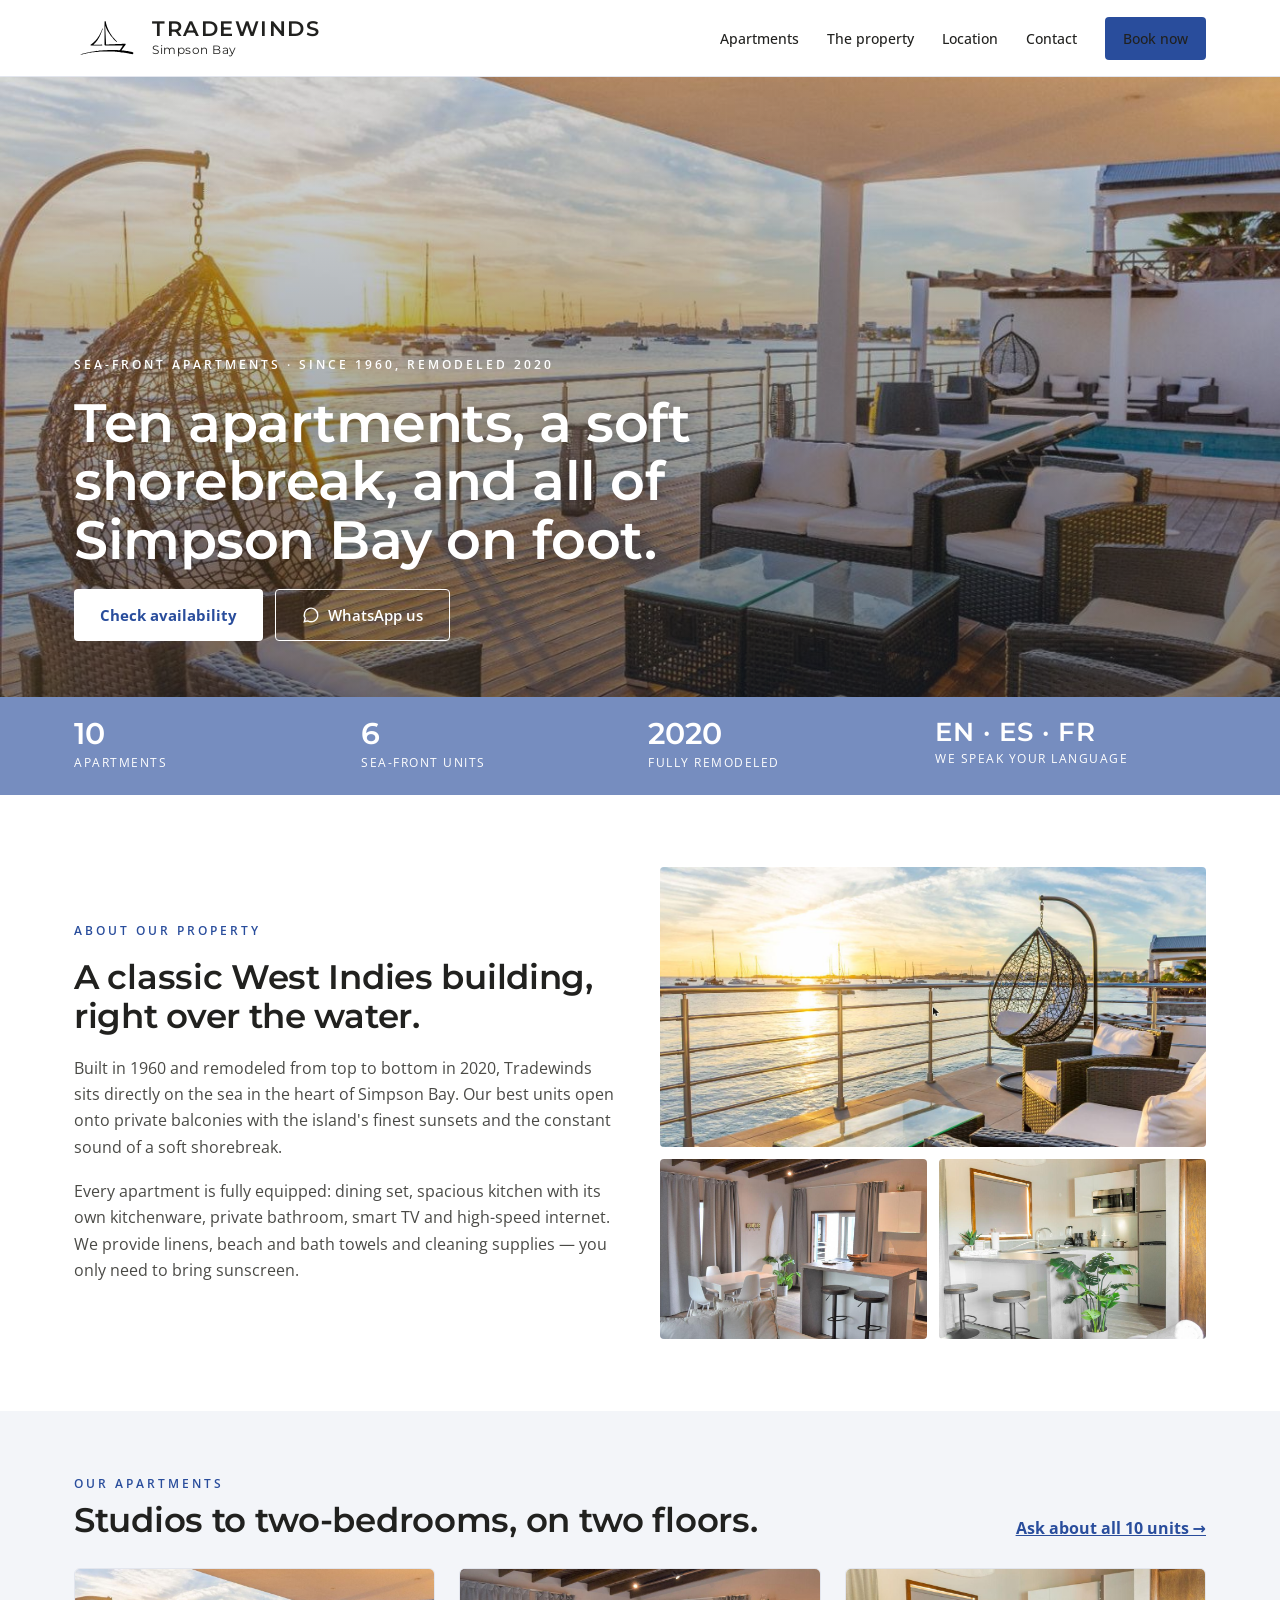
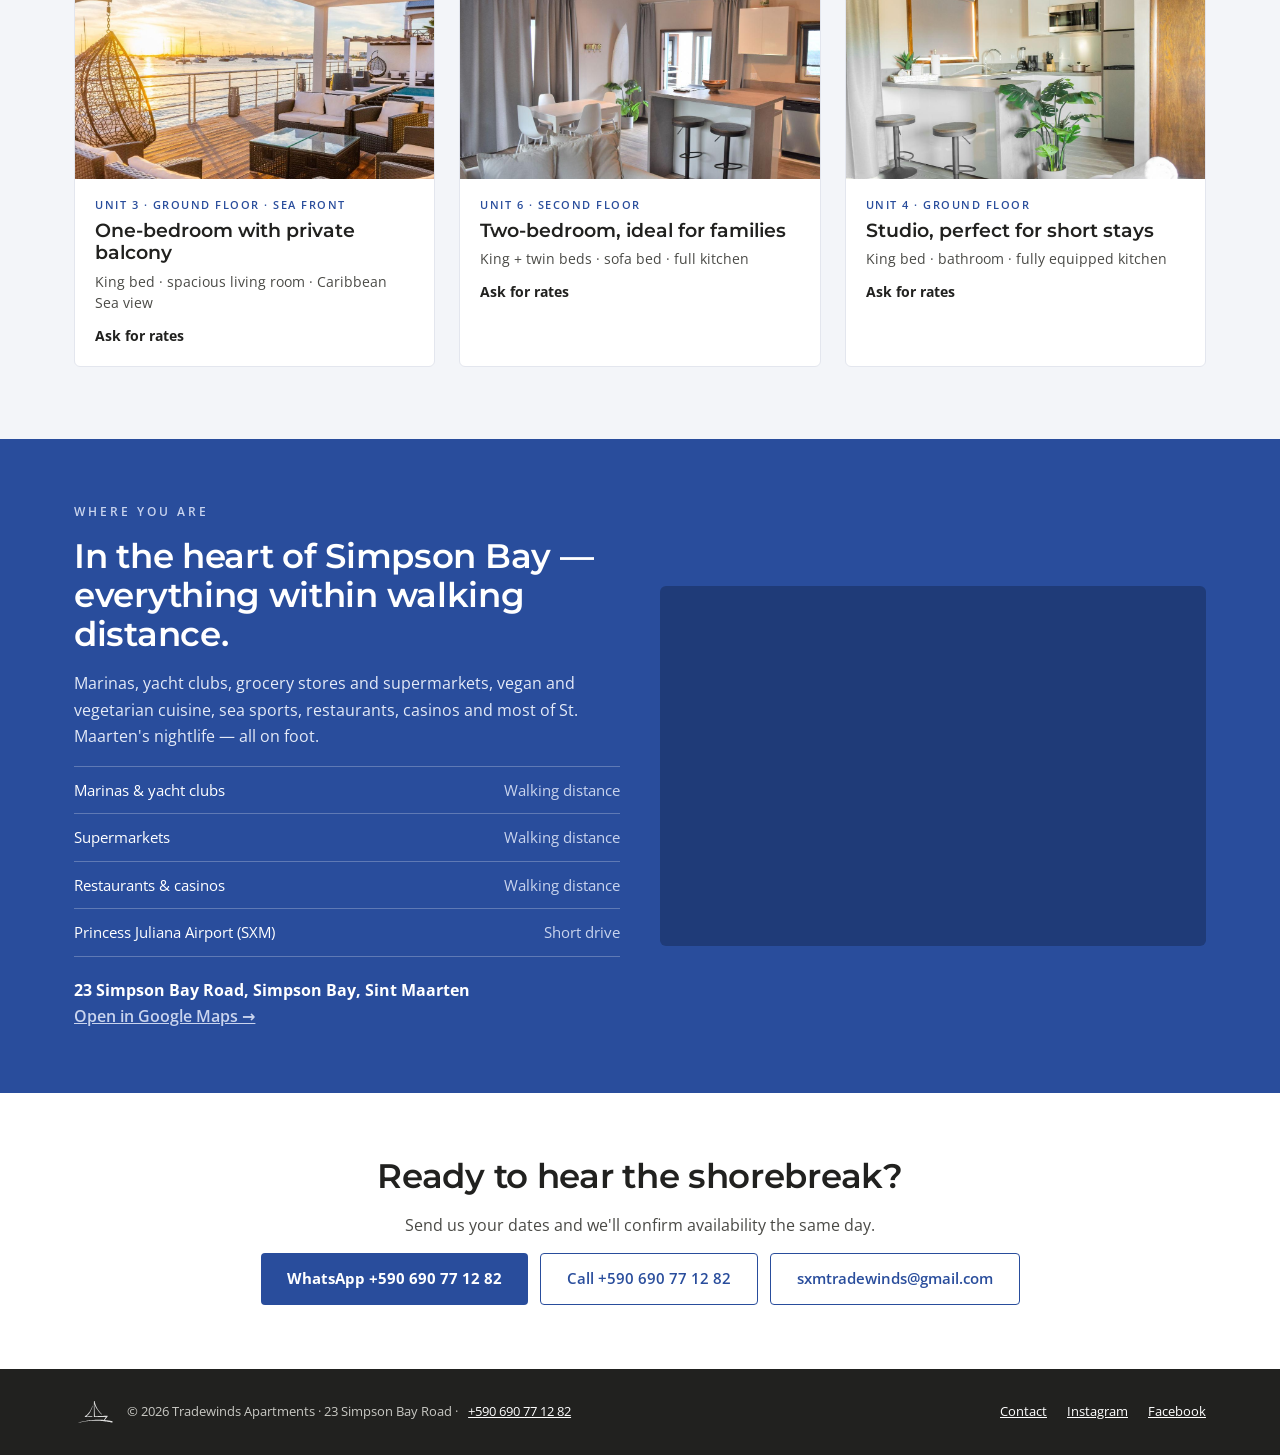
<file: tradewinds/index.html>
<!doctype html>
<html lang="en">
<head>
<meta charset="utf-8">
<meta name="viewport" content="width=device-width, initial-scale=1">
<title>Tradewinds Apartments · Simpson Bay, St. Maarten</title>
<meta name="description" content="Ten sea-front apartments in the heart of Simpson Bay, St. Maarten. Fully equipped, remodeled in 2020, walking distance to marinas, restaurants and nightlife.">
<meta property="og:title" content="Tradewinds Apartments · Simpson Bay">
<meta property="og:description" content="Sea-front apartments in the heart of Simpson Bay, St. Maarten.">
<meta property="og:image" content="/img/hero-deck-sunset.jpg">
<link rel="preconnect" href="https://fonts.googleapis.com">
<link rel="preconnect" href="https://fonts.gstatic.com" crossorigin>
<link rel="stylesheet" href="https://fonts.googleapis.com/css2?family=Montserrat:wght@400;500;600;700&family=Open+Sans:wght@400;500;600;700&display=swap">
<style>
:root{--blue:#294D9C;--blue-dark:#1F3B78;--band:#768DBF;--ink:#21211F;--muted:#4A4A46;--line:#E3E6EE;--tint:#F3F5F9;--white:#FFFFFF}
*{box-sizing:border-box}
html{scroll-behavior:smooth}
body{margin:0;background:var(--white);color:var(--ink);font-family:'Open Sans',system-ui,sans-serif;line-height:1.5}
a{color:var(--blue)}a:hover{color:var(--blue-dark)}
img{display:block;max-width:100%}
.serif{font-family:'Montserrat',sans-serif;font-weight:500}
.wrap{max-width:1180px;margin:0 auto;padding-left:24px;padding-right:24px}
.eyebrow{font-size:12px;font-weight:600;letter-spacing:3px;text-transform:uppercase;color:var(--blue)}
h2{margin:0;font-family:'Montserrat',sans-serif;font-weight:600;font-size:34px;line-height:1.15;letter-spacing:-.3px}
.btn{display:inline-flex;align-items:center;justify-content:center;gap:8px;height:52px;padding:0 26px;border-radius:4px;font-size:15px;font-weight:700;text-decoration:none}
.btn-primary{background:var(--blue);color:#fff}.btn-primary:hover{background:var(--blue-dark);color:#fff}
.btn-outline{border:1.5px solid var(--blue);color:var(--blue);font-weight:600}
.btn-white{background:#fff;color:var(--blue)}
.btn-ghost{border:1.5px solid #fff;color:#fff;font-weight:600}.btn-ghost:hover{color:#fff;background:rgba(255,255,255,.12)}
.cta{display:flex;gap:12px;flex-wrap:wrap}

header{background:#fff;border-bottom:1px solid var(--line);position:sticky;top:0;z-index:10}
.bar{display:flex;align-items:center;justify-content:space-between;height:76px}
.brand{display:flex;align-items:center;gap:12px;text-decoration:none;color:var(--ink)}
.brand img{height:46px;width:auto;color:var(--blue)}
.brand span{display:flex;flex-direction:column}
.brand b{font-family:'Montserrat',sans-serif;font-size:21px;font-weight:600;letter-spacing:1.5px;line-height:1}
.brand small{font-family:'Montserrat',sans-serif;font-size:12px;font-weight:400;letter-spacing:.5px;color:var(--ink);margin-top:2px}
nav.main{display:flex;gap:28px;align-items:center}
nav.main>a{font-size:14px;font-weight:500;text-decoration:none;color:var(--ink)}
.lang{display:flex;gap:4px;margin-left:8px}
.lang a{font-size:12px;font-weight:600;padding:6px 9px;border-radius:999px;text-decoration:none;color:var(--blue)}
.lang a[aria-current]{background:var(--blue);color:#fff}
.nav-btn{font-size:14px;font-weight:600;padding:11px 18px;border-radius:4px;background:var(--blue);color:#fff;text-decoration:none}
.burger{display:none;width:44px;height:44px;border:0;background:transparent;align-items:center;justify-content:center;cursor:pointer}
.drawer{display:none;flex-direction:column;gap:4px;padding:8px 24px 20px;border-top:1px solid var(--line)}
.drawer a{padding:12px 0;font-size:17px;text-decoration:none;color:var(--ink);border-bottom:1px solid var(--line)}
.drawer.open{display:flex}

.hero{position:relative;background:url(img/hero-deck-sunset.jpg) center 60%/cover no-repeat;color:#fff}
.hero::before{content:"";position:absolute;inset:0;background:linear-gradient(180deg,rgba(18,33,46,.15),rgba(18,33,46,.55))}
.hero .wrap{position:relative;min-height:620px;display:flex;flex-direction:column;justify-content:flex-end;gap:20px;padding-top:56px;padding-bottom:56px}
.hero .eyebrow{color:#fff}
.hero h1{margin:0;max-width:820px;font-family:'Montserrat',sans-serif;font-weight:600;font-size:54px;line-height:1.08;letter-spacing:-.5px;text-shadow:0 2px 18px rgba(0,0,0,.35)}

.stats{background:var(--band);color:#fff}
.stats .wrap{display:grid;grid-template-columns:repeat(4,minmax(0,1fr));gap:16px;padding-top:22px;padding-bottom:22px}
.stats b{display:block;font-family:'Montserrat',sans-serif;font-size:30px;font-weight:600;line-height:1}
.stats span{font-size:12px;text-transform:uppercase;letter-spacing:1.5px}

.cols2{display:grid;grid-template-columns:repeat(2,minmax(0,1fr));gap:40px;align-items:center}
.property .wrap{padding-top:72px;padding-bottom:72px}
.property .text{display:flex;flex-direction:column;gap:18px}
.property p{margin:0;font-size:16px;line-height:1.65;color:var(--muted)}
.mosaic{display:grid;grid-template-columns:repeat(2,minmax(0,1fr));gap:12px}
.mosaic img{width:100%;height:180px;object-fit:cover;border-radius:4px}
.mosaic img.wide{grid-column:span 2;height:280px}

.apts{background:var(--tint)}
.apts .wrap{padding-top:64px;padding-bottom:72px;display:flex;flex-direction:column;gap:28px}
.apts .head{display:flex;align-items:flex-end;justify-content:space-between;gap:16px;flex-wrap:wrap}
.apts .head div{display:flex;flex-direction:column;gap:8px}
.cards{display:grid;grid-template-columns:repeat(3,minmax(0,1fr));gap:24px}
.card{display:flex;flex-direction:column;background:#fff;border-radius:6px;overflow:hidden;text-decoration:none;color:var(--ink);border:1px solid var(--line);transition:transform .15s}
.card:hover{transform:translateY(-2px);color:var(--ink)}
.card img{width:100%;height:210px;object-fit:cover}
.card .body{padding:18px 20px 20px;display:flex;flex-direction:column;gap:6px}
.card .tag{font-size:11px;letter-spacing:1.5px;text-transform:uppercase;color:var(--blue);font-weight:600}
.card .name{font-family:'Montserrat',sans-serif;font-size:19px;font-weight:600;line-height:1.2}
.card .desc{font-size:14px;color:var(--muted)}
.card .price{font-size:14px;font-weight:700;margin-top:6px}

.location{background:var(--blue);color:#fff}
.location .wrap{padding-top:64px;padding-bottom:64px}
.location .eyebrow{color:#C9D4EE}
.location p{margin:0;font-size:16px;line-height:1.65;color:#E4EAF7}
.location .text{display:flex;flex-direction:column;gap:16px}
.dist{display:flex;flex-direction:column;border-top:1px solid rgba(255,255,255,.25)}
.dist div{display:flex;justify-content:space-between;padding:12px 0;border-bottom:1px solid rgba(255,255,255,.25);font-size:15px}
.dist span:last-child{color:#C9D4EE}
.map{height:360px;background:var(--blue-dark);border-radius:6px;overflow:hidden}
.map iframe{width:100%;height:100%;border:0}

.contact .wrap{padding-top:64px;padding-bottom:64px;display:flex;flex-direction:column;align-items:center;text-align:center;gap:16px}
.contact p{margin:0;font-size:16px;color:var(--muted);max-width:520px}

footer{background:var(--ink);color:#C9C9C4}
footer .wrap{padding-top:28px;padding-bottom:28px;display:flex;justify-content:space-between;align-items:center;gap:16px;flex-wrap:wrap;font-size:13px}
footer nav{display:flex;gap:20px}footer a{color:#fff}

@media (max-width:900px){
  .wrap{padding-left:16px;padding-right:16px}
  nav.main{display:none}.burger{display:flex}
  .hero .wrap{min-height:520px}.hero h1{font-size:36px}
  h2{font-size:28px}
  .stats .wrap{grid-template-columns:repeat(2,minmax(0,1fr))}
  .cols2{grid-template-columns:repeat(1,minmax(0,1fr));gap:24px}
  .cards{grid-template-columns:repeat(1,minmax(0,1fr))}
  .map{height:260px}
}
</style>
</head>
<body>

<header>
  <div class="wrap bar">
    <a class="brand" href="#top"><img src="img/logo-mark.svg" alt="" width="395" height="275"><span><b>TRADEWINDS</b><small>Simpson Bay</small></span></a>
    <nav class="main" aria-label="Main">
      <a href="#apartments">Apartments</a>
      <a href="#property">The property</a>
      <a href="#location">Location</a>
      <a href="#contact">Contact</a>
      <a class="nav-btn" href="#contact">Book now</a>
    </nav>
    <button class="burger" aria-label="Open menu" aria-expanded="false" aria-controls="drawer">
      <svg width="24" height="24" viewBox="0 0 24 24" fill="none" stroke="#21211F" stroke-width="1.8" aria-hidden="true"><path d="M3 7h18M3 12h18M3 17h18"/></svg>
    </button>
  </div>
  <nav class="drawer" id="drawer" aria-label="Mobile">
    <a href="#apartments">Apartments</a>
    <a href="#property">The property</a>
    <a href="#location">Location</a>
    <a href="#contact">Contact</a>
  </nav>
</header>

<section class="hero" id="top">
  <div class="wrap">
    <span class="eyebrow">Sea-front apartments · since 1960, remodeled 2020</span>
    <h1>Ten apartments, a soft shorebreak, and all of Simpson Bay on foot.</h1>
    <div class="cta">
      <a class="btn btn-white" href="#apartments">Check availability</a>
      <a class="btn btn-ghost" href="https://wa.me/590690771282?text=Hi%20Tradewinds!%20I%27d%20like%20to%20ask%20about%20availability." target="_blank" rel="noopener">
        <svg width="18" height="18" viewBox="0 0 24 24" fill="none" stroke="currentColor" stroke-width="1.8" aria-hidden="true"><path d="M21 12a9 9 0 0 1-13.4 7.8L3 21l1.3-4.4A9 9 0 1 1 21 12z"/></svg>WhatsApp us</a>
    </div>
  </div>
</section>

<section class="stats">
  <div class="wrap">
    <div><b>10</b><span>Apartments</span></div>
    <div><b>6</b><span>Sea-front units</span></div>
    <div><b>2020</b><span>Fully remodeled</span></div>
    <div><b style="font-size:26px;letter-spacing:1px">EN · ES · FR</b><span>We speak your language</span></div>
  </div>
</section>

<section class="property" id="property">
  <div class="wrap cols2">
    <div class="text">
      <span class="eyebrow">About our property</span>
      <h2>A classic West Indies building, right over the water.</h2>
      <p>Built in 1960 and remodeled from top to bottom in 2020, Tradewinds sits directly on the sea in the heart of Simpson Bay. Our best units open onto private balconies with the island's finest sunsets and the constant sound of a soft shorebreak.</p>
      <p>Every apartment is fully equipped: dining set, spacious kitchen with its own kitchenware, private bathroom, smart TV and high-speed internet. We provide linens, beach and bath towels and cleaning supplies — you only need to bring sunscreen.</p>
    </div>
    <div class="mosaic">
      <img class="wide" src="img/balcony-sunset.jpg" alt="Balcony over Simpson Bay at sunset" loading="lazy">
      <img src="img/interior-living.jpg" alt="Living room and kitchen" loading="lazy">
      <img src="img/interior-kitchen.jpg" alt="Fully equipped kitchen" loading="lazy">
    </div>
  </div>
</section>

<section class="apts" id="apartments">
  <div class="wrap">
    <div class="head">
      <div><span class="eyebrow">Our apartments</span><h2>Studios to two-bedrooms, on two floors.</h2></div>
      <a href="#contact"><strong>Ask about all 10 units →</strong></a>
    </div>
    <div class="cards">
      <a class="card" href="#contact">
        <img src="img/hero-deck-sunset.jpg" alt="Unit 3 deck at sunset" loading="lazy">
        <div class="body"><span class="tag">Unit 3 · Ground floor · Sea front</span><span class="name">One-bedroom with private balcony</span><span class="desc">King bed · spacious living room · Caribbean Sea view</span><span class="price">Ask for rates</span></div>
      </a>
      <a class="card" href="#contact">
        <img src="img/interior-living.jpg" alt="Unit 6 living area" loading="lazy">
        <div class="body"><span class="tag">Unit 6 · Second floor</span><span class="name">Two-bedroom, ideal for families</span><span class="desc">King + twin beds · sofa bed · full kitchen</span><span class="price">Ask for rates</span></div>
      </a>
      <a class="card" href="#contact">
        <img src="img/interior-kitchen.jpg" alt="Unit 4 kitchen" loading="lazy">
        <div class="body"><span class="tag">Unit 4 · Ground floor</span><span class="name">Studio, perfect for short stays</span><span class="desc">King bed · bathroom · fully equipped kitchen</span><span class="price">Ask for rates</span></div>
      </a>
    </div>
  </div>
</section>

<section class="location" id="location">
  <div class="wrap cols2">
    <div class="text">
      <span class="eyebrow">Where you are</span>
      <h2>In the heart of Simpson Bay — everything within walking distance.</h2>
      <p>Marinas, yacht clubs, grocery stores and supermarkets, vegan and vegetarian cuisine, sea sports, restaurants, casinos and most of St. Maarten's nightlife — all on foot.</p>
      <div class="dist">
        <div><span>Marinas &amp; yacht clubs</span><span>Walking distance</span></div>
        <div><span>Supermarkets</span><span>Walking distance</span></div>
        <div><span>Restaurants &amp; casinos</span><span>Walking distance</span></div>
        <div><span>Princess Juliana Airport (SXM)</span><span>Short drive</span></div>
      </div>
      <p style="margin-top:4px"><strong style="color:#fff">23 Simpson Bay Road, Simpson Bay, Sint Maarten</strong><br><a href="https://maps.app.goo.gl/qw9aWmH8LFHjQ9TA6" target="_blank" rel="noopener" style="color:#C9D4EE;font-weight:600">Open in Google Maps →</a></p>
    </div>
    <div class="map">
      <iframe title="Map — Tradewinds Apartments, 23 Simpson Bay Road" src="https://maps.google.com/maps?q=18.0371494,-63.0958938&amp;z=16&amp;output=embed" loading="lazy" referrerpolicy="no-referrer-when-downgrade" allowfullscreen></iframe>
    </div>
  </div>
</section>

<section class="contact" id="contact">
  <div class="wrap">
    <h2>Ready to hear the shorebreak?</h2>
    <p>Send us your dates and we'll confirm availability the same day.</p>
    <div class="cta" style="justify-content:center">
      <a class="btn btn-primary" href="https://wa.me/590690771282?text=Hi%20Tradewinds!%20I%27d%20like%20to%20ask%20about%20availability." target="_blank" rel="noopener">WhatsApp +590 690 77 12 82</a>
      <a class="btn btn-outline" href="tel:+590690771282">Call +590 690 77 12 82</a>
      <a class="btn btn-outline" href="mailto:sxmtradewinds@gmail.com">sxmtradewinds@gmail.com</a>
    </div>
  </div>
</section>

<footer>
  <div class="wrap">
    <span style="display:flex;align-items:center;gap:10px"><img src="img/logo-mark.svg" alt="" style="height:30px;width:auto;filter:brightness(0) invert(1);opacity:.85">© 2026 Tradewinds Apartments · 23 Simpson Bay Road · <a href="tel:+590690771282">+590 690 77 12 82</a></span>
    <nav aria-label="Footer">
      <a href="#contact">Contact</a>
      <a href="https://www.instagram.com/tradewinds.apartments/" target="_blank" rel="noopener">Instagram</a>
      <a href="https://www.facebook.com/sxmtradewinds/" target="_blank" rel="noopener">Facebook</a>
    </nav>
  </div>
</footer>

<script>
(function(){
  var b=document.querySelector('.burger'),d=document.getElementById('drawer');
  b.addEventListener('click',function(){var o=d.classList.toggle('open');b.setAttribute('aria-expanded',o)});
  d.querySelectorAll('a').forEach(function(a){a.addEventListener('click',function(){d.classList.remove('open');b.setAttribute('aria-expanded','false')})});
})();
</script>
</body>
</html>
</file>
